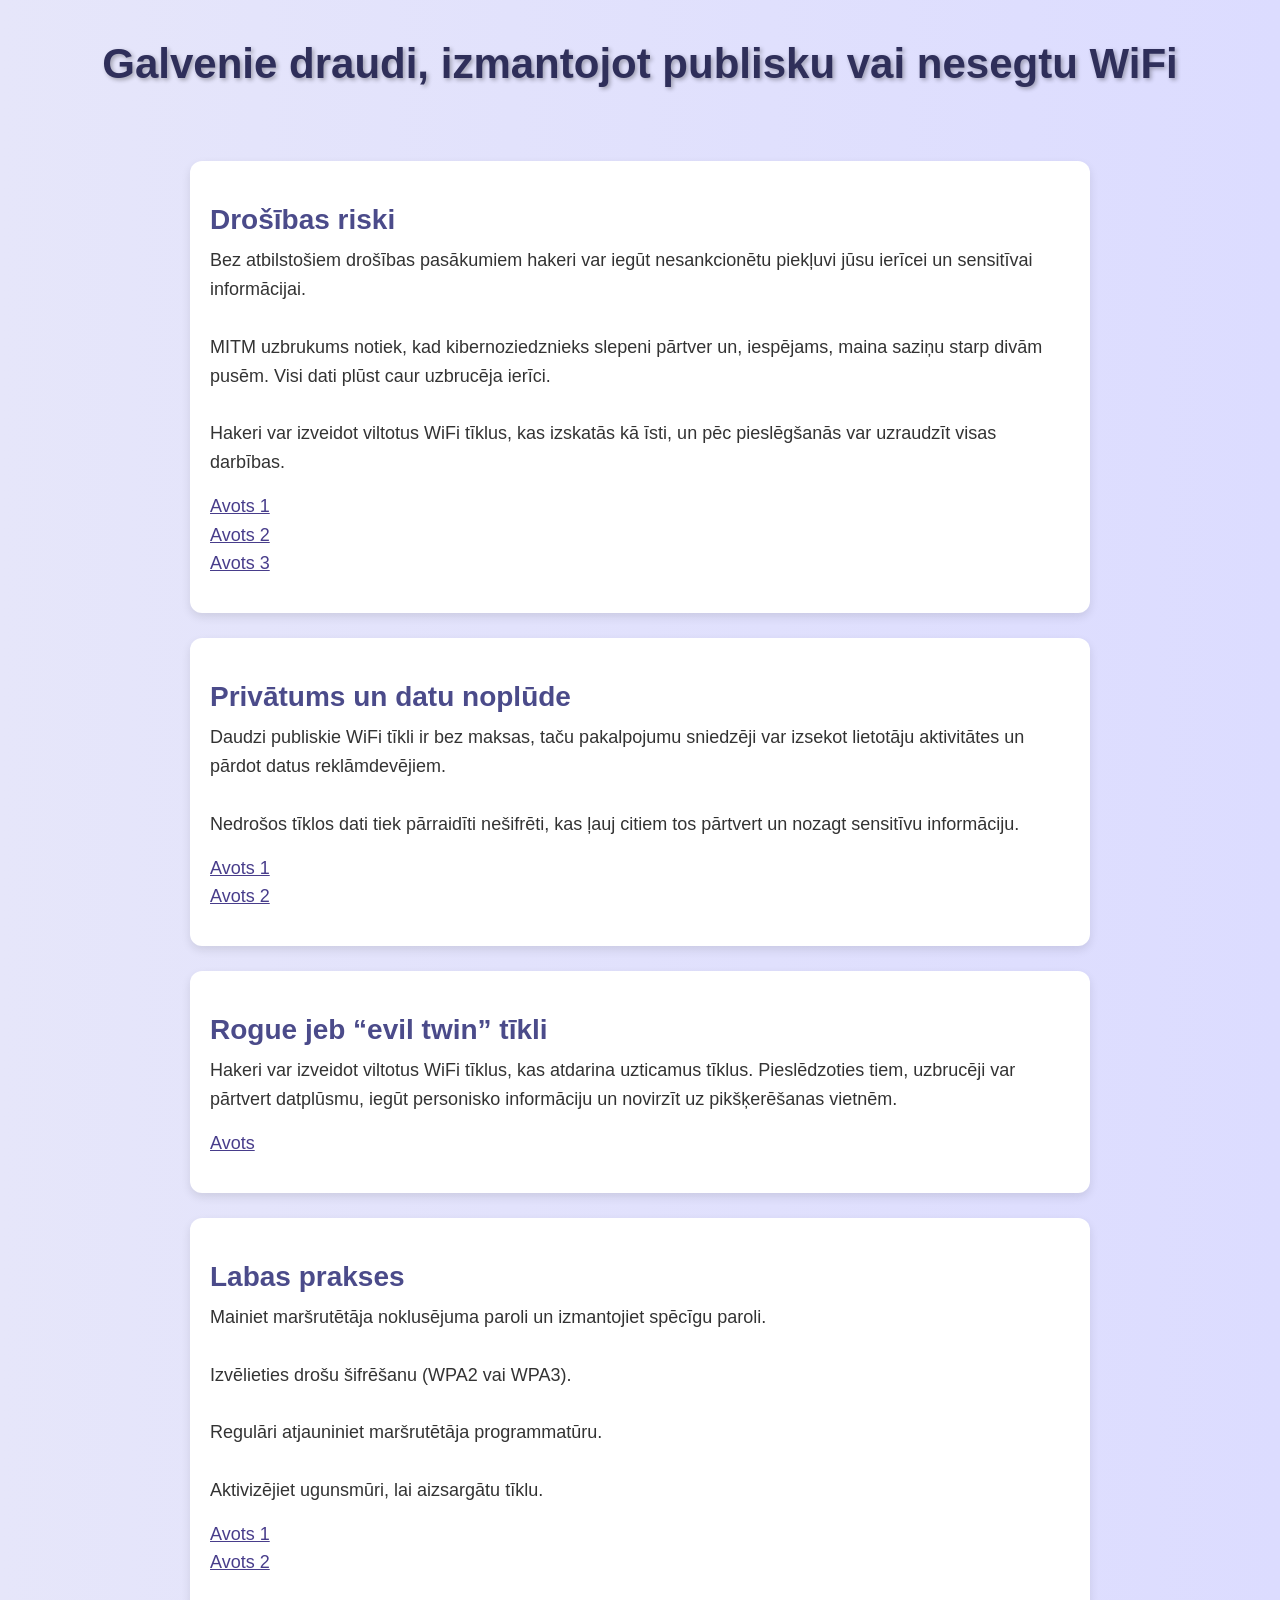
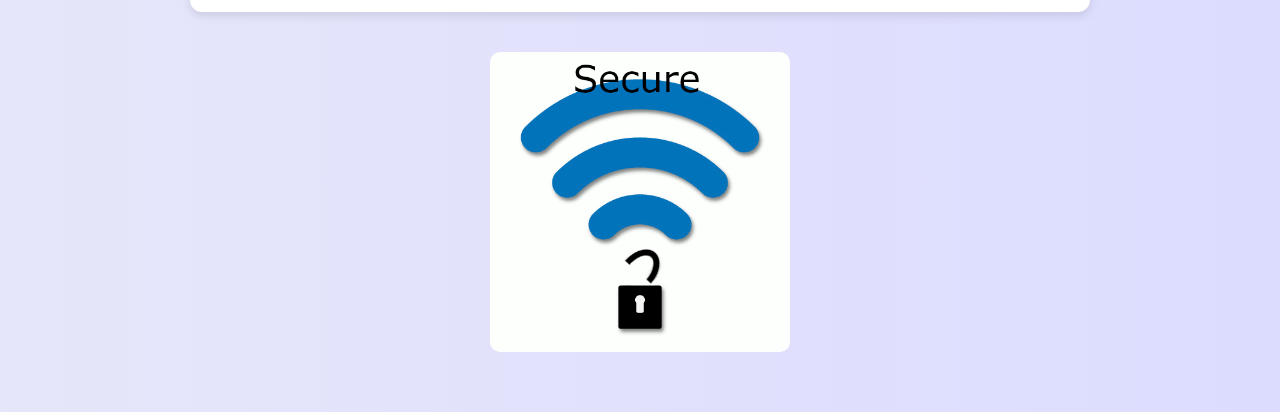
<file: otrais.html>
<!DOCTYPE html>
<html lang="lv">
<head>
    <title>WiFi Safety</title>
    <meta charset="UTF-8">
    <meta name="viewport" content="width=device-width, initial-scale=1">
<link rel="stylesheet" href="css/mansStils.css">
    <style>
        body {
            background: linear-gradient(to right, #e6e6fa, #dcdcff);
            font-family: Arial, sans-serif;
            margin: 0;
        }

        h1 {
            text-align: center;
            font-size: 42px;
            margin-top: 40px;
        }

        h2 {
            font-size: 28px;
            margin-bottom: 10px;
        }

        p {
            font-size: 18px;
            line-height: 1.6;
        }

        .container {
            max-width: 900px;
            margin: auto;
            padding: 20px;
        }

        .card {
            background: white;
            padding: 20px;
            margin: 25px 0;
            border-radius: 12px;
            box-shadow: 0 4px 10px rgba(0,0,0,0.1);
        }

        a {
            color: darkslateblue;
            word-break: break-all;
        }

        img {
            display: block;
            margin: 40px auto;
            border-radius: 10px;
        }
    </style>
</head>

<body>

<h1>Galvenie draudi, izmantojot publisku vai nesegtu WiFi</h1>

<div class="container">

    <div class="card">
        <h2>Drošības riski</h2>
        <p>
            Bez atbilstošiem drošības pasākumiem hakeri var iegūt nesankcionētu piekļuvi jūsu ierīcei un sensitīvai informācijai.
            <br><br>
            MITM uzbrukums notiek, kad kibernoziedznieks slepeni pārtver un, iespējams, maina saziņu starp divām pusēm. Visi dati plūst caur uzbrucēja ierīci.
            <br><br>
            Hakeri var izveidot viltotus WiFi tīklus, kas izskatās kā īsti, un pēc pieslēgšanās var uzraudzīt visas darbības.
        </p>

        <p>
            <a href="https://redfez.co.uk/2024/06/27/risks-of-using-open-public-wifi-2" target="_blank">Avots 1</a><br>
            <a href="https://fbisupport.com/risks-insecure-public-wi-fi-networks-mobile-users" target="_blank">Avots 2</a><br>
            <a href="https://www.laventino.com/public-wifi-connection-poses-a-security-risk" target="_blank">Avots 3</a>
        </p>
    </div>

    <div class="card">
        <h2>Privātums un datu noplūde</h2>
        <p>
            Daudzi publiskie WiFi tīkli ir bez maksas, taču pakalpojumu sniedzēji var izsekot lietotāju aktivitātes un pārdot datus reklāmdevējiem.
            <br><br>
            Nedrošos tīklos dati tiek pārraidīti nešifrēti, kas ļauj citiem tos pārtvert un nozagt sensitīvu informāciju.
        </p>

        <p>
            <a href="https://mailsafi.com/blog/risks-of-public-wifi-and-how-to-stay-safe" target="_blank">Avots 1</a><br>
            <a href="https://www.cyberly.org/en/what-are-the-risks-of-unsecured-wi-fi-networks" target="_blank">Avots 2</a>
        </p>
    </div>

    <div class="card">
        <h2>Rogue jeb “evil twin” tīkli</h2>
        <p>
            Hakeri var izveidot viltotus WiFi tīklus, kas atdarina uzticamus tīklus. Pieslēdzoties tiem, uzbrucēji var pārtvert datplūsmu,
            iegūt personisko informāciju un novirzīt uz pikšķerēšanas vietnēm.
        </p>

        <p>
            <a href="https://www.cyberly.org/en/what-are-the-risks-of-using-public-wi-fi" target="_blank">Avots</a>
        </p>
    </div>

    <div class="card">
        <h2>Labas prakses</h2>
        <p>
            Mainiet maršrutētāja noklusējuma paroli un izmantojiet spēcīgu paroli.
            <br><br>
            Izvēlieties drošu šifrēšanu (WPA2 vai WPA3).
            <br><br>
            Regulāri atjauniniet maršrutētāja programmatūru.
            <br><br>
            Aktivizējiet ugunsmūri, lai aizsargātu tīklu.
        </p>

        <p>
            <a href="https://safecomputing.umich.edu/protect-yourself/secure-your-devices/home-wireless-network" target="_blank">Avots 1</a><br>
            <a href="https://www.treken.co.uk/news/wi-fi-security-best-practices" target="_blank">Avots 2</a>
        </p>
    </div>

    <img src="images/Secure-WiFi_1.gif" width="300">

</div>

</body>
</html>
</file>
<file: css/mansStils.css>
/* Fona attēls un pamata stils */
body {
    background-image: url("../images/fons.jpg"); /* ievieto savu fona bildi images/ mapē */
    background-size: cover;
    background-position: center;
    background-attachment: fixed;
    color: #333333; /* teksta krāsa */
    font-family: Arial, sans-serif;
    margin: 0;
}

/* Galvenie virsraksti */
h1 {
    text-align: center;
    font-size: 48px;
    margin-top: 100px;
    color: #2f2f5a; /* var mainīt uz citu krāsu */
    text-shadow: 2px 2px 4px rgba(0,0,0,0.3); /* viegla ēna uz fona */
}

h2 {
    font-size: 26px;
    color: #4b4b8a;
    margin-bottom: 10px;
}

/* Parasti teksti */
p {
    font-size: 17px;
    line-height: 1.6;
    max-width: 900px;
    margin: 0 0 15px 0;
}

/* Kārto saturu */
.container {
    max-width: 900px;
    margin: auto;
    padding: 20px;
}

/* Kartītes stils */
.card {
    background: rgba(255, 255, 255, 0.9); /* puscaurspīdīgs balts fons, lai tekstu varētu saskatīt */
    padding: 20px;
    margin: 25px 0;
    border-radius: 15px;
    box-shadow: 0 4px 12px rgba(0,0,0,0.1);
}

/* Bildes un video */
img, video {
    display: block;
    margin: 10px auto;
    border-radius: 10px;
    max-width: 100%;
}

/* Lejupielādes poga */
.download {
    display: block;
    text-align: center;
    margin: 40px auto;
    padding: 15px;
    width: 300px;
    background: #6a5acd;
    color: white;
    border-radius: 10px;
    text-decoration: none;
    font-size: 20px;
    transition: 0.3s;
}

.download:hover {
    background: #483d8b;
}

/* Avotu saites WiFi sadaļā */
a.source {
    color: darkslateblue;
    display: block;
    margin-top: 5px;
    word-break: break-all;
}

/* Lai navbar neaizsedz saturu */
.spacer {
    height: 70px;
}
</file>
